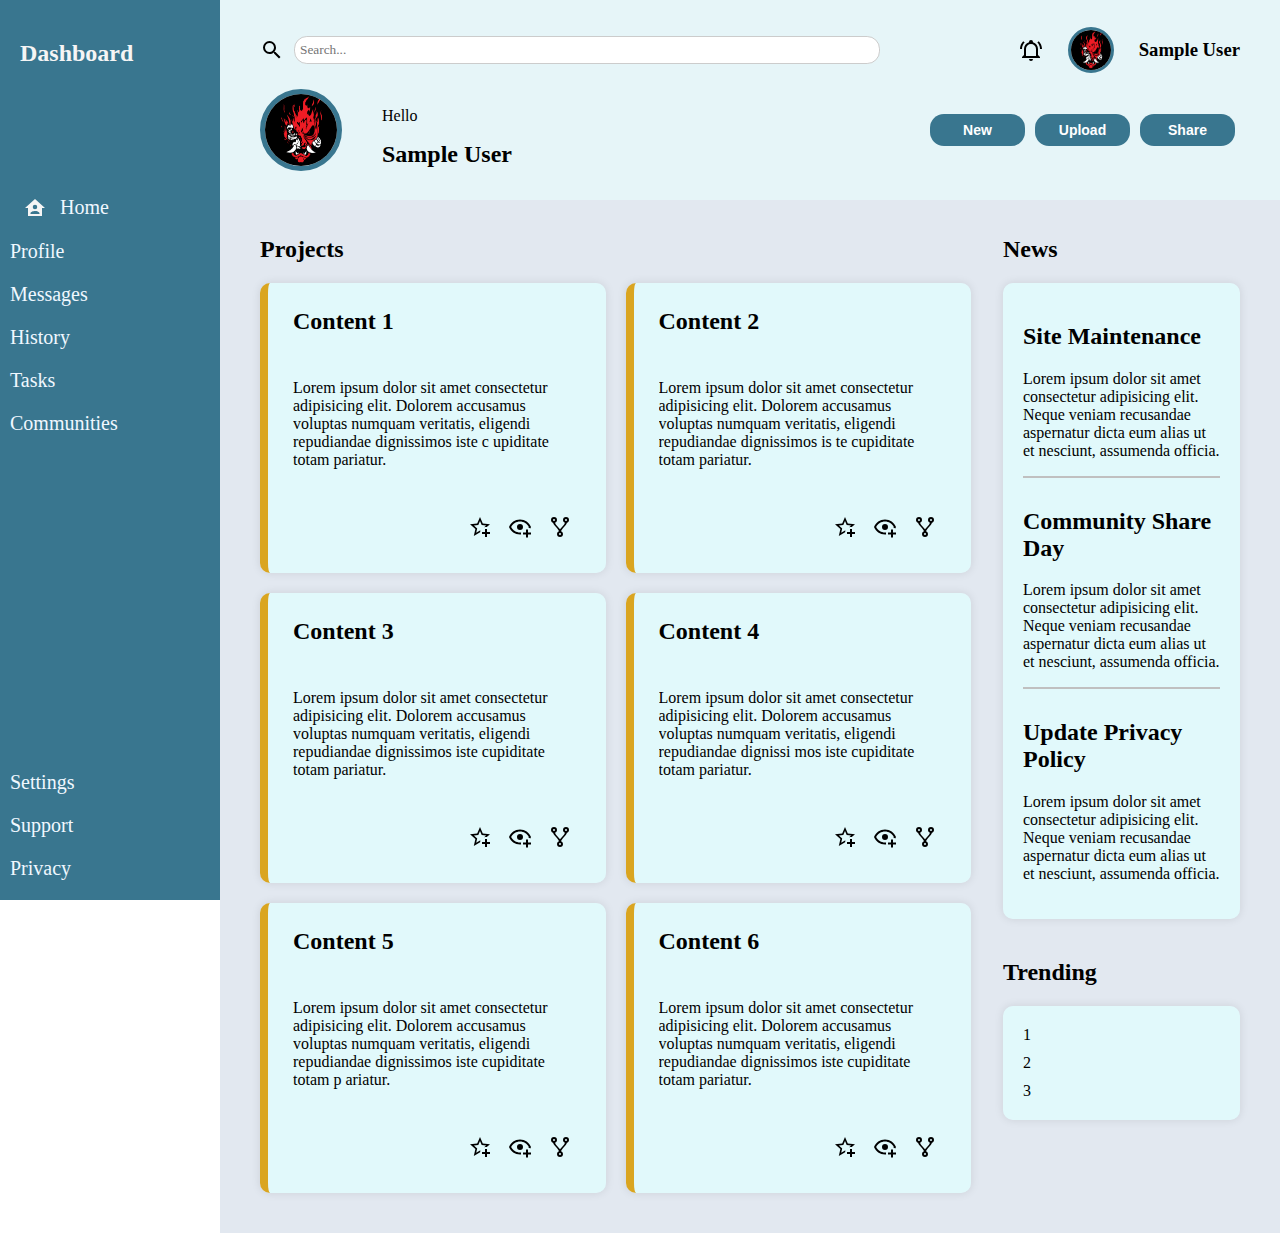
<file: Dashboard/index.html>
<!DOCTYPE html>
<html lang="en">
<head>
    <meta charset="UTF-8">
    <meta name="viewport" content="width=device-width, initial-scale=1.0">
    <title>Dashboard</title>
    <link rel="stylesheet" href="style.css">
</head>
<body>
    <div class="container">
        <header>
            <div class="search-bar">
                <div class="top-search">
                    <div class="search-icon"></div>
                    <input type="text" placeholder="Search..." id="search">
                </div>
                <div class="top-profile"> 
                    <div class="alert icon"></div>
                    <img src="images/profile-pic.jpg" class="profile-pic-img" id="profile-pic-small"/>
                    <h3 class="username">Sample User</h3>
                </div>
            </div>
            <div class="profile">
                <div class="profile-pic">
                    <img src="images/profile-pic.jpg" alt="Profile Picture" class="profile-pic-img">
                    <div class="welcome-message">
                        <p>Hello</p>
                        <h2>Sample User</h2>
                    </div>
                </div>
                <div class="profile-buttons">
                    <button>New</button>
                    <button>Upload</button>
                    <button>Share</button>
                </div>
            </div>
            
        </header>
        <sidebar>
            <h2>Dashboard</h2>
            <div class="nav">
                <div class="nav-item"><div class="home-icon" id="icon"></div><span>Home</span></div>
                <div class="nav-item"><span>Profile</span></div>
                <div class="nav-item"><span>Messages</span></div>
                <div class="nav-item"><span>History</span></div>
                <div class="nav-item"><span>Tasks</span></div>
                <div class="nav-item"><span>Communities</span></div>
            </div>
            <div></div>
            <div></div>
            <div></div>
            <div class="settings">
                <div class="nav-settings"><span>Settings</span></div>
                <div class="nav-settings"><span>Support</span></div>
                <div class="nav-settings"><span>Privacy</span></div>
            </div>
        </sidebar>
        <main>
            <div class="content-right"><h2>Projects</h2>
                <div class="content-container">
                    <div class="content-main">
                        <h2>Content 1</h2>
                        <p>Lorem ipsum dolor sit amet consectetur adipisicing elit.
                            Dolorem accusamus voluptas numquam veritatis, eligendi 
                            repudiandae dignissimos iste c
                            upiditate totam 
                            pariatur.</p>
                        <div class="action-buttons">
                            <div class="icon star">
                                
                            </div>
                            <div class="icon view">

                            </div>
                            <div class="icon fork">

                            </div>
                        </div>

                    </div>
                    <div class="content-main">
                        <h2>Content 2</h2>
                        <p>Lorem ipsum dolor sit amet consectetur adipisicing elit.
                            Dolorem accusamus voluptas numquam veritatis, eligendi 
                            repudiandae dignissimos is
                            te cupiditate totam pariatur.</p>
                        <div class="action-buttons">
                            <div class="icon star">
                                
                            </div>
                            <div class="icon view">

                            </div>
                            <div class="icon fork">

                            </div>
                        </div>
                    </div>
                    <div class="content-main">
                        <h2>Content 3</h2>
                        <p>Lorem ipsum dolor sit amet consectetur adipisicing elit.
                            Dolorem accusamus voluptas numquam veritatis, eligendi 
                            repudiandae dignissimos 
                            iste cupiditate totam pariatur.</p>
                        <div class="action-buttons">
                            <div class="icon star">
                                
                            </div>
                            <div class="icon view">

                            </div>
                            <div class="icon fork">

                            </div>
                        </div>
                    </div>
                    <div class="content-main">
                        <h2>Content 4</h2>
                        <p>Lorem ipsum dolor sit amet consectetur adipisicing elit.
                            Dolorem accusamus voluptas numquam veritatis, eligendi 
                            repudiandae dignissi
                            mos iste cupiditate totam pariatur.</p>
                        <div class="action-buttons">
                            <div class="icon star">
                                
                            </div>
                            <div class="icon view">

                            </div>
                            <div class="icon fork">

                            </div>
                        </div>
                    </div>
                    <div class="content-main">
                        <h2>Content 5</h2>
                        <p>Lorem ipsum dolor sit amet consectetur adipisicing elit.
                            Dolorem accusamus voluptas numquam veritatis, eligendi 
                            repudiandae dignissimos iste cupiditate totam p
                            ariatur.</p>
                        <div class="action-buttons">
                            <div class="icon star">
                                
                            </div>
                            <div class="icon view">

                            </div>
                            <div class="icon fork">

                            </div>
                        </div>
                    </div>
                    <div class="content-main">
                        <h2>Content 6</h2>
                        <p>Lorem ipsum dolor sit amet consectetur adipisicing elit.
                            Dolorem accusamus voluptas numquam veritatis, eligendi 
                            repudiandae dignissimos iste cupiditate totam pariatur.</p>
                        <div class="action-buttons">
                            <div class="icon star">
                                
                            </div>
                            <div class="icon view">

                            </div>
                            <div class="icon fork">

                            </div>
                        </div>
                    </div>
                </div>
            </div>
            <div class="content-side">
                <div>
                    <h2>News</h2>
                    <div class="news">
                        <div class="news-item">
                            <h2>Site Maintenance</h2>
                            <p>Lorem ipsum dolor sit amet consectetur adipisicing elit. Neque veniam recusandae aspernatur dicta eum alias ut et nesciunt, assumenda officia.</p>
                        </div>
                        <div class="news-item">
                            <h2>Community Share Day</h2>
                            <p>Lorem ipsum dolor sit amet consectetur adipisicing elit. Neque veniam recusandae aspernatur dicta eum alias ut et nesciunt, assumenda officia.</p>
                        </div>
                        <div class="news-item">
                            <h2>Update Privacy Policy</h2>
                            <p>Lorem ipsum dolor sit amet consectetur adipisicing elit. Neque veniam recusandae aspernatur dicta eum alias ut et nesciunt, assumenda officia.</p>
                        </div>
                    </div>
                </div>
                <div>
                    <h2>Trending</h2>                
                    <div class="trend">                    
                        <div>1</div>
                        <div>2</div>
                        <div>3</div>
                    </div>
                </div>
            </div>
        </main>
    </div>    
</body>
</html>
</file>
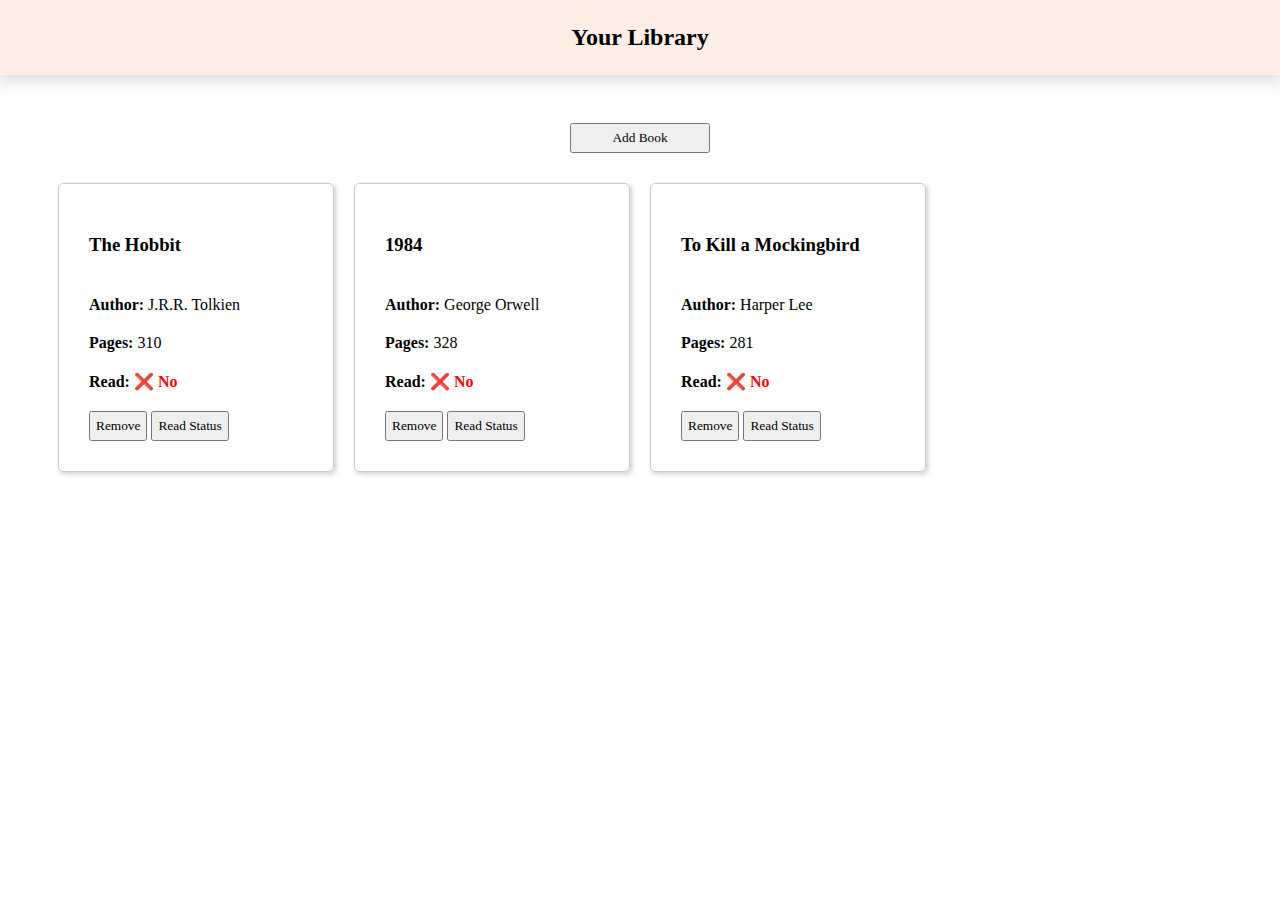
<file: Library/index.html>
<!DOCTYPE html>
<html lang="en">
<head>
    <meta charset="UTF-8">
    <meta name="viewport" content="width=device-width, initial-scale=1.0">
    <title>Library</title>
    <link rel="stylesheet" href="style.css">
</head>
<body>
    <header>
        <h2>Your Library</h2>
    </header>
    <main>
        <div class="add-books">
            <button id="addBook">Add Book</button>
            <dialog id="dialog">
                <form action="" id="bookForm">
                    <div class="inputContainer">
                        <h3>Add New Book</h3>
                        <label for="title">Title:</label>
                        <input type="text" name="title" id="title">
                        <label for="author">Author:</label>
                        <input type="text" name="author" id="author">
                        <label for="pages">Pages:</label>
                        <input type="number" name="pages" id="pages">
                        <label for="isRead">Have you read it?</label>                  
                        <div class="radioButtons">
                            <label>
                                <input type="radio" name="read-status" value="yes" id="isRead"> Yes
                              </label>
                              <label>
                                <input type="radio" name="read-status" value="no"> No
                            </label>
                        </div>                                           
                    </div>
                    <div class="inputButtons">
                        <button type="button" id="submit">Submit</button>
                        <button type="button" id="close">Cancel</button>
                    </div>
                </form>
            </dialog>

        </div>
        <div id="book-selection"> 

        </div>
    </main>
   <script src="script.js"></script>
</body>
</html>
</file>
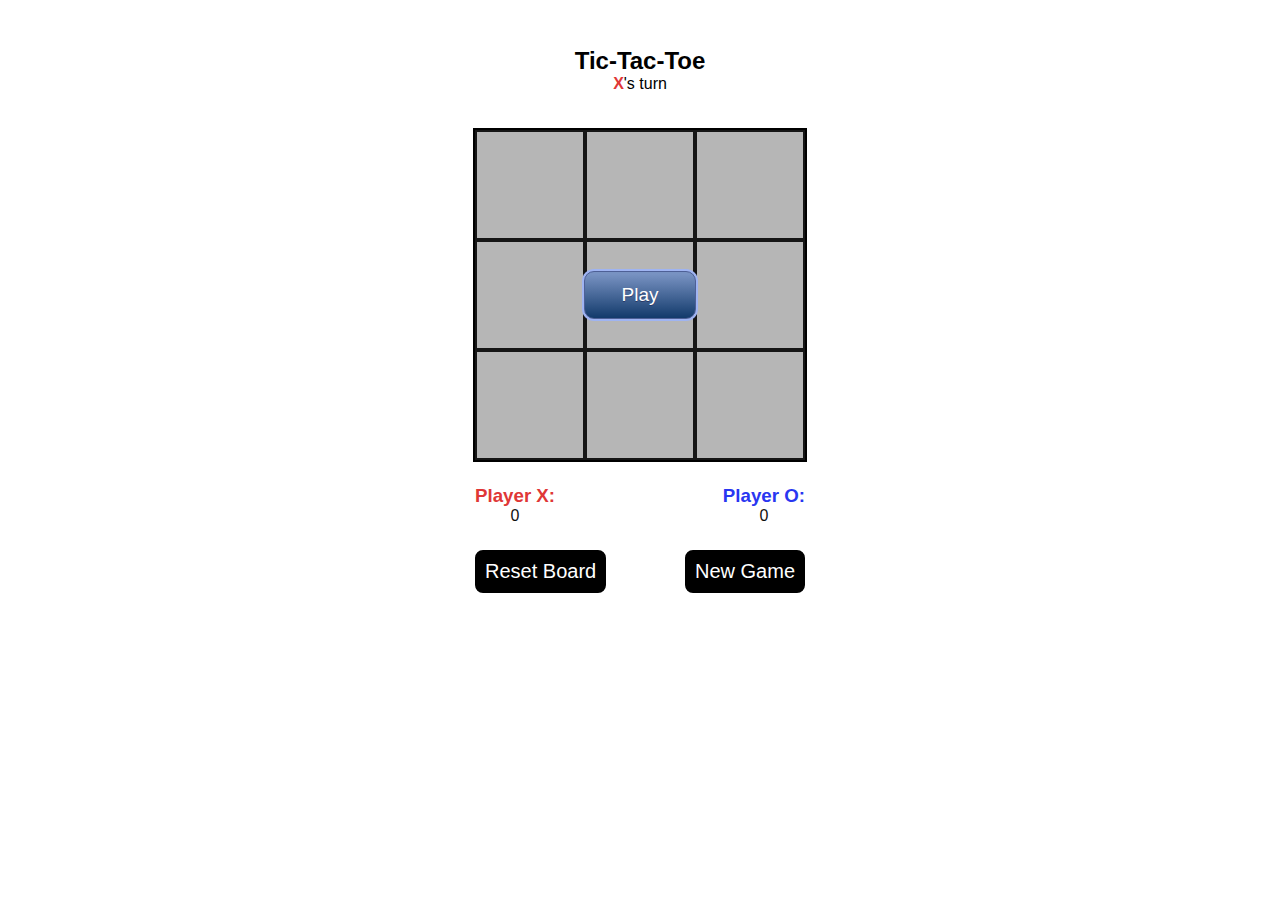
<file: Tic Tac Toe/index.html>
<!DOCTYPE html>
<html lang="en">
<head>
    <meta charset="UTF-8">
    <meta name="viewport" content="width=device-width, initial-scale=1.0">
    <title>Tic-Tac-Toe</title>
    <link rel="stylesheet" href="style.css">
</head>
<body>
    <div class="container">
        <header>
            <h2>Tic-Tac-Toe</h2>
            <p><span class="display-player playerX">X</span>'s turn</p>
        </header>
        <div class="display announcer hide"></div>
        <div class="overlay Player-form" id="player-overlay">           
            <form class="Player-Names" id="hide">
                <h3>Player<span class="playerX"> X</span> name:</h3>
                <input type="text" id="playerXName">
                <h3>Player<span class="playerO"> O</span> name:</h3>
                <input type="text" id="playerOName">
                <button id="submit" type="button">Submit</button>
            </form>
            <div class="play-button">
                <button class="play" >Play</button>
            </div>
        </div>
        <div class="gameBoard">
            <div class="tile"></div>
            <div class="tile"></div>
            <div class="tile"></div>
            <div class="tile"></div>
            <div class="tile"></div>
            <div class="tile"></div>
            <div class="tile"></div>
            <div class="tile"></div>
            <div class="tile"></div>
        </div>
        <div class="scoreboard">
            <div class="score">
                <span class="playerX"><h3 id="playerXDisplay">Player X</span>:</h3>
                <p id="playerXScore">0</p>
            </div>
            <div class="score">
                <span class="playerO"><h3 id="playerODisplay">Player O</span>:</h3>
                <p id="playerOScore">0</p>
            </div>
        </div>
        <div class="controls">
            <button class="reset">Reset Board</button>
            <button class="newGame">New Game</button>
        </div>
    </div>
    <script src="script.js"></script>
</body>
</html>
</file>
<file: Dashboard/style.css>
body{
    padding: 0;
    margin: 0;
}
html{
    padding: 0;
    margin: 0;
    box-sizing: border-box;
    border: none;
    font-family: verdana;
}
.container{
    display: grid;
    min-height: 100vh;
    max-width: 2000px;
    grid-template-columns: 220px 3fr;
    grid-template-rows: 200px 3fr;
    padding: 0;
    margin:0 auto;
}
header{
    grid-column: 2/ 3;
    grid-row: 1 / 2;
    background-color: rgb(230, 245, 248);
    color: black;
    padding: 20px 40px;
    margin: 0;
    box-shadow: 0 0 10px rgba(0, 0, 0, 0.1);
  
    display: flex;
    justify-content: space-between;
    flex-direction: column;
}
main{
    grid-column: 2 / 3;
    grid-row: 2 / 3;
    background-color: rgb(226, 232, 240);
    padding: 2.5rem;
    display: flex;
    flex-direction: row;
    gap: 2rem;
    padding-top: 1rem;
}
sidebar{
    grid-column: 1 / 2;
    grid-row: 1 / 3;
    background-color: #39768f;
    position: fixed; 
    display: flex;
    flex-direction: column; 
    gap: 20px;
    font-family: Verdana;
    color: aliceblue;
    font-size: 20px;    
    justify-content: space-between;
    height: 100%;
    width: 220px;
    overflow: hidden;
}
sidebar > h2{
    color: whitesmoke;
    font-size: 24px;
    font-family: Tahoma;
    padding: 20px;
}
.nav,.settings{
    display: flex;
    flex-direction: column;
    cursor: pointer;   
}
.settings{
    padding-bottom:10px ;
}
.nav-item:hover,.nav-settings:hover{
    background-color: #2b4f6d;
    scale: 1.06;
    transition: 300ms;


}
.nav-item,.nav-settings{
    padding: 10px;
    transition: all 300ms;
    display: flex;
    align-items: flex-start;
}
span{
    padding-left: 0;
}

.profile{
    display: flex;
    flex-direction: row;
    flex-grow: 2;
    justify-content: space-between;
    align-items: center;
    padding: 0px;
}
.search-bar{
    display: flex;
    flex-direction: row;
    justify-content: space-between;
    flex: 1;
    gap: 50px;
}
.top-search{
    display: flex;
    flex-direction: row;
    align-items: center;
    justify-content: space-between;
    gap: 10px;
    flex: 2;
}
.search-bar input{
    
    padding: 5px;
    border-radius: 0.8rem;
    border: 1px solid #ccc;
    font-family: verdana;
    width: 100%;
}
.profile-pic{
    display: flex;
    flex-direction: row;
    align-content: center;
    align-items: center;
    gap: 30px;
}
.profile-pic-img{
    width: 4.5rem;
    height: 4.5rem; 
    border-radius: 50%;
    border: 5px solid #39768f;
}

.content-container{
    flex:3;
    display: grid;
    grid-template-columns: repeat(auto-fit,minmax(20rem,1fr));
    gap: 20px;
    align-items: center;
}
.content-right{
    flex: 3;
}
.content-side{
    flex-grow: 1;
    display: flex;
    flex-direction: column;
    gap: 20px;
    display: flex;
    flex-direction: column;
    align-items: space-between;    
    flex: 1;
}
.content-main{
    display: flex;
    flex-direction: column;
    background-color: rgba(224, 255, 255, 0.747);
    padding: 25px;
    border-radius: 10px;
    box-shadow: 0 0 10px rgba(0, 0, 0, 0.1); 
    height: 15rem;
    border-left: 8px solid goldenrod;
}
.trend{
    display: flex;
    flex-direction: column;
    gap: 10px;
    background-color: rgba(224, 255, 255, 0.747);
    padding: 20px;
    border-radius: 10px;
    box-shadow: 0 0 10px rgba(0, 0, 0, 0.1);
}
.news{
    display: flex;
    flex-direction: column;
    gap: 10px;
    background-color: rgba(224, 255, 255, 0.747);
    padding: 20px;
    border-radius: 10px;
    box-shadow: 0 0 10px rgba(0, 0, 0, 0.1);
}
.profile-buttons button{
    background-color: #39768f;
    color: rgb(255, 255, 255);
    font-weight: 600;
    width: 95px;
    font-size: 14px;
    border-width: initial;
    border-style: none;
    border-color: initial;
    border-image: initial;
    padding: 0.5rem 0px;
    border-radius: 14px;
    margin: 5px;
}
.profile-buttons{
    display: flex;
    flex-wrap: wrap;
    justify-content: flex-end;
    align-items: flex-end;
}
.news div{
    border-bottom: 2px solid silver;
}
.news div:last-child{
    border-bottom: none;
}
.news{
    padding: 20px;
}
.content-main p{
    display:flex;
    white-space: normal;
    flex-grow: 5;
    align-items: center;
    overflow: hidden;
    text-overflow: ellipsis;
    text-wrap: wrap;

}
.content-main h2{
    flex-grow: 1;
    display: flex;
    margin:  0 0;
}
.icon{
    width: 2rem;
    height: 2rem;
    background-color: black;
    cursor: pointer;
    transition: all 200ms;
}
.action-buttons{
    display: flex;
    flex-direction: row;
    justify-content: end;
    padding: 5px;
    margin: 4px;
    gap: 1rem;    
}
.home-icon{
    mask: url(images/home-account.svg) no-repeat center;    
}
#icon{
    width: 50px;
    background-color: whitesmoke;
    height: 1.5rem;
}
.welcome-message{
    display: flex;
    flex-direction: column;
    align-items: flex-start;
    justify-content: center;
    padding: 10px;
}
.welcome-message h2{
    margin: 0;
}

.icon{
    width: 1.5rem;
    height: 1.5rem;
    background-color: black;
    cursor: pointer;
    transition: all 200ms;
}
.star{
    mask: url(images/star-plus-outline.svg) no-repeat center;
}
.view{
    mask: url(images/eye-plus-outline.svg) no-repeat center;
}
.fork{
    mask: url(images/source-fork.svg) no-repeat center;
}
.top-profile #profile-pic-small{
    height: 2.5rem;
    width: 2.5rem;
    border-radius: 50%;
    outline: none;
    border: 3px solid #39768f;
}
.top-profile{
    display: flex;
    flex-direction: row;
    align-items: center;
    gap: 25px;
    flex: 1;
    justify-content: flex-end;
}
.alert{
    mask: url(images/bell-ring-outline.svg) no-repeat center;
    height: 1.5rem;
    width: 1.5rem;
    aspect-ratio: 1;
}
.search-icon{
    mask: url(images/magnify.svg) no-repeat center;
    height: 1.5rem;
    width: 1.5rem;
    aspect-ratio: 1;
    background-color: black;
    cursor: pointer;
    transition: all 200ms;
}
</file>
<file: Library/style.css>
*{
    margin: 0;
    padding: 0;
    box-sizing: border-box;
    font-family: montserrat;

}
:root{
    --primary-color:rgb(26, 253, 253);
}
header{
    display: flex;
    justify-content: center;
    background-color: #ffeee6;
    padding: 1.5rem;  
    box-shadow: 0px 0px 15px 5px rgba(0,0,0,0.15);

}
main{
    display: flex;
    flex-direction: column;
    justify-content: center;
    align-items: center;
    padding: 3rem;
    gap: 20px;
}
main button{
    padding: 5px 40px;
}

img, picture, video, canvas, svg {
    display: block;
    max-width: 100%;
}
p, h1, h2, h3, h4, h5, h6 {
    overflow-wrap: break-word;
}
  
p {
    text-wrap: pretty;
}

h1, h2, h3, h4, h5, h6 {
    text-wrap: balance;
}

button{
    cursor: pointer;
}


.book-card {
    border: 1px solid #ccc;
    padding: 30px;
    margin: 10px;
    border-radius: 5px;
    box-shadow: 2px 2px 5px rgba(0, 0, 0, 0.2);
    display: flex;
    flex-direction: column;
    gap: 20px;
}

.book-card button{
    padding: 5px;
}
.book-card h3{
    margin: 20px 0;
}

#dialog:modal{
    display: flex;
    flex-direction: column;
    padding: 15px;
    justify-content:space-between;
    align-items: center;
    align-self: center;
    padding: 20px;
    border-radius: 8px;
    border: 1px solid #ccc;
    box-shadow: 0 4px 8px rgba(0,0,0,0.1);
    margin: auto;
}

.inputContainer {
    display: flex;
    flex-direction: column;
    gap: 15px;
    padding: 20px;
}
.inputContainer input{
    font-size: 0.8rem;
    padding: 0.3rem;
}
.add-books{
    display: flex;
    flex-direction: column;
    align-self: center;
}
.radioButtons{
    display: flex;
    flex-direction: row;
    padding: 0px 10px;
    justify-content: center;
    gap: 4rem;
    align-items: center;
}

.inputButtons{
    padding: 10px;
    gap: 10px;
}

#book-selection{
    display: grid;
    grid-template-columns: repeat(auto-fill, minmax(250px, 1fr));
    width: 100%;
}

.read-yes {
    color: green;
    font-weight: bold;
  }
  
  .read-no {
    color: red;
    font-weight: bold;
  }
</file>
<file: Tic Tac Toe/style.css>
*{
    margin: 0;
    padding: 0;
    font-family: verdana,sans-serif;
}
.gameBoard{
    display: grid;
    grid-template-columns: 1fr 1fr 1fr;
    grid-template-rows: 1fr 1fr 1fr;
    height: 330px;
    width: 330px;
    margin: 0;
    padding: 0;
    border: 2px solid;
    grid-row: 2/3;
    z-index: 1;
    grid-column: 1/2;
}
.container{
    display: grid;
    justify-content: center;
    align-items: center;
    padding: 30px;
    gap: 20px;
    justify-items: center;
    grid-template-columns: 330px;
    grid-template-rows: 80px 330px 50px;
    margin: auto;
}
header{
    text-align: center;
    grid-row: 1/2;

}
.tile:hover{
    background-color: rgb(255, 246, 237);
    cursor: pointer;
}
html{
    height: 100vh;
    width: 100vw;
}
.tile{
    display: flex;   
    justify-content: center;
    align-items: center;
    font-size: 50px;
    font-family: verdana;
    border: 2px solid;
}

.hide {
    display: none;
}

.playerX {
    color: #df3737;
    font-weight: bold;
}

.playerO {
    color: #2936f1;
    font-weight: bold;
}
.controls{
    display: flex;
    flex-direction: row;
    justify-content: space-between;
    align-items: center;
    padding: 0;
    margin: 0;
    width: 100%;   
}
.controls button {
    color: white;
    padding: 8px;
    border-radius: 8px;
    border: 2px solid black;
    font-size: 20px;
    cursor: pointer;
    background-color: black;
}
.controls button:hover{
    color: black;
    background-color: white;
}

.Player-Names{
    display: flex;
    flex-direction: column;
    padding: 10px;
    gap: 10px;
    border-radius: 0.8rem;
    background-color: whitesmoke;
    z-index: 2;
    align-items: center;
    justify-content: center;
    margin: auto;
    height: 180px;
    width: 200px;
 
}
.Player-Names input[type="text"]{
    padding: 5px;
    width: 80%;
}
.overlay{
    background-color: rgba(56, 56, 56, 0.37) ;
    z-index: -1;
    height: 330px;
    width: 330px;

}
.Player-form{
    grid-row: 2/3; 
    grid-column: 1/2;
    display: flex;
    align-items: center; 
    z-index: 2;
    justify-content: center;
}
.Player-Names button{
    margin-top: 10px;
    padding: 5px 10px;
}
#hide{
    display: none;
}
.play{
    box-shadow: 0px 0px 0px 2px #9fb4f2;
	background:linear-gradient(to bottom, #7892c2 5%, #123a6b 100%);
	background-color:#7892c2;
	border-radius:10px;
	border:1px solid #4e6096;
	display:inline-block;
	cursor:pointer;
	color:#ffffff;
	font-family:Arial;
	font-size:19px;
	padding:12px 37px;
	text-decoration:none;
	text-shadow:0px 1px 0px #283966;
}
.play:hover{
    background:linear-gradient(to bottom, #123a6b 5%, #7892c2 100%);
    background-color:#123a6b;
}
.play:active{
    position:relative;
    top:1px;
}
.display{
    grid-row: 2/3; 
    grid-column: 1/2;
    margin: auto;
    align-items: center;
    text-align: center; 
    align-content: center;
    z-index: 2;
    font-size: 20px;
    background-color: rgba(56, 56, 56, 0.37) ;
    height: 330px;
    width: 330px;
}
.white{
    color: white;
    font-weight: bold;
}
.results{
    display: flex;
    flex-direction: row;
    padding: 10px;
    gap: 10px;
    border-radius: 0.8rem;
    background-color: rgb(46, 46, 46);
    z-index: 2;
    align-items: center;
    justify-content: center;
    margin: auto;
    height: 30%;
    width: 65%;  
}
.scoreboard{
    display: flex;
    flex-direction: row;
    padding: 10px;
    gap: 10px;
    justify-content: space-between;
    width: 100%;
    align-items: center;
}
.scoreboard p{
    color: rgb(15, 15, 15);
    text-align: center;
    font-weight: normal;
}
</file>
